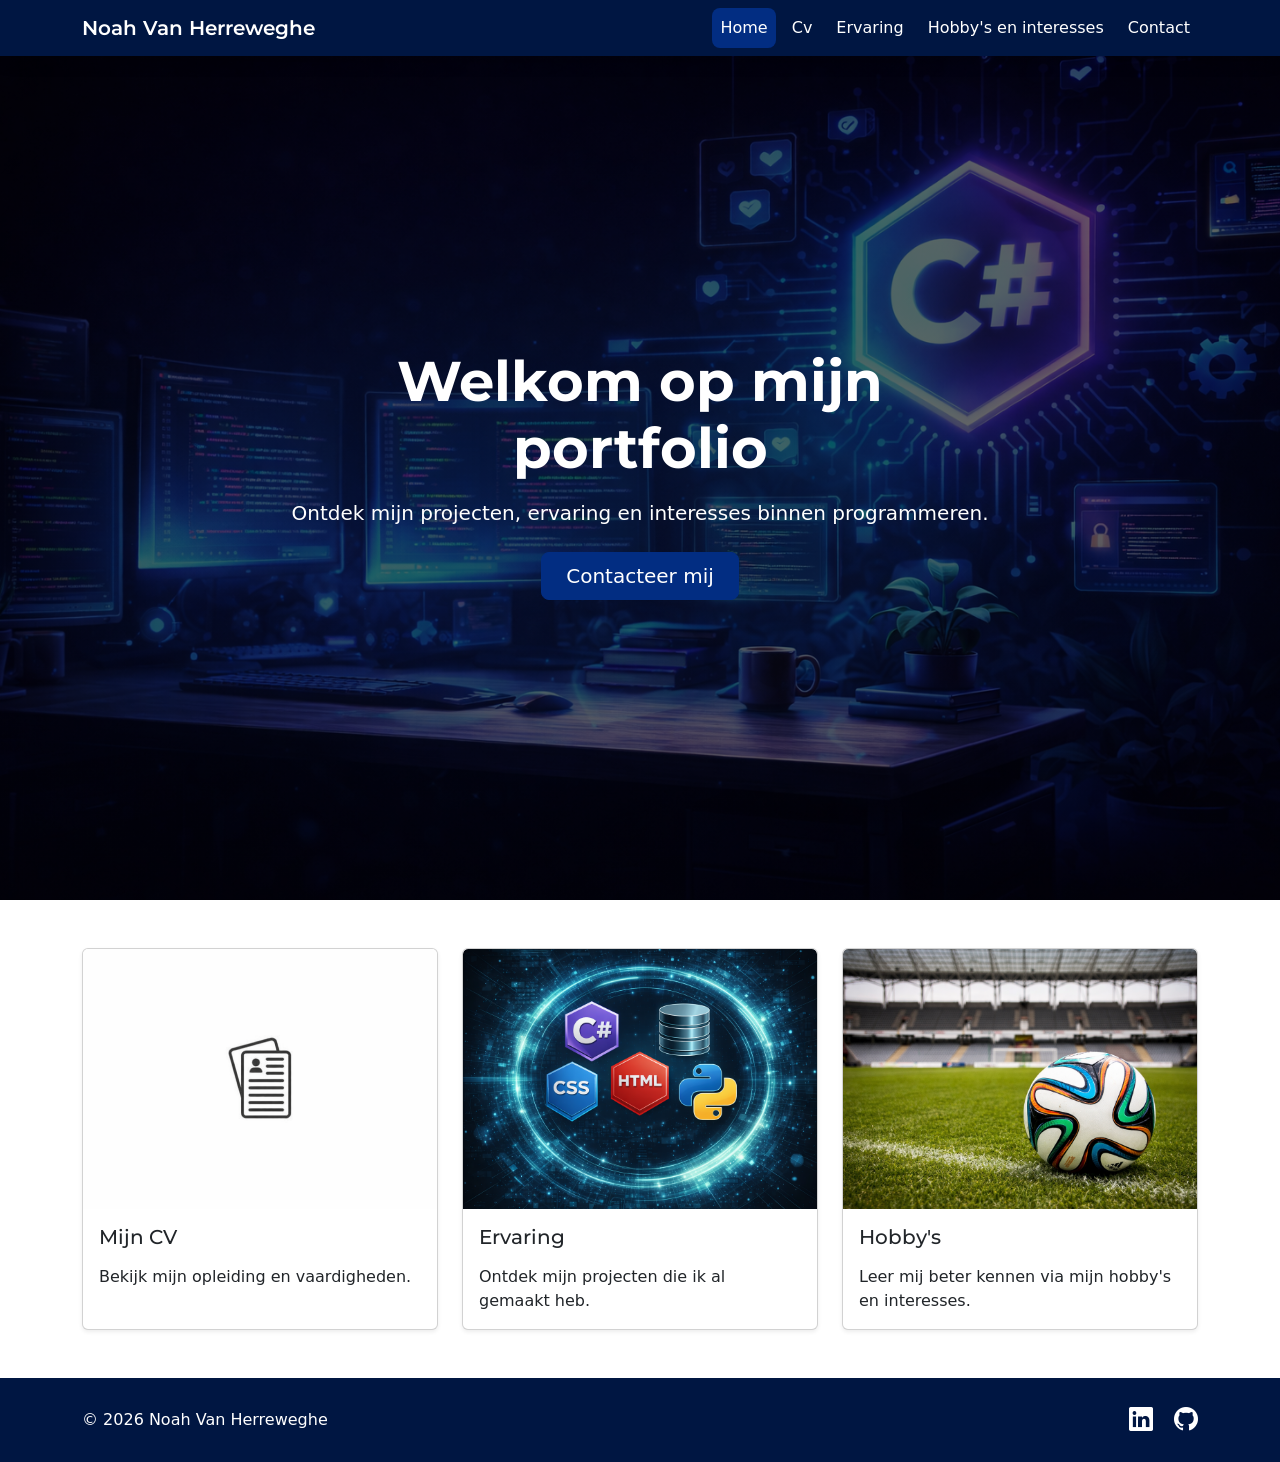
<file: index.html>
<!--git-->
<!doctype html>
<html lang="nl">
<head>
    <meta charset="UTF-8" />
    <meta name="viewport" content="width=device-width, initial-scale=1.0" />
    <title>Home | Noah Van Herreweghe</title>
    <link rel="icon" href="img/logo4.svg" type="image/svg+xml" sizes="16x16" />
    <link rel="stylesheet" href="css/style.css" />
    <link href="https://fonts.googleapis.com/css2?family=Montserrat:wght@400;600;700&family=Open+Sans:wght@400;600&display=swap" rel="stylesheet" />
    <link href="https://cdn.jsdelivr.net/npm/bootstrap@5.3.8/dist/css/bootstrap.min.css" rel="stylesheet" integrity="sha384-sRIl4kxILFvY47J16cr9ZwB07vP4J8+LH7qKQnuqkuIAvNWLzeN8tE5YBujZqJLB" crossorigin="anonymous" />
    <link rel="stylesheet" href="https://cdn.jsdelivr.net/npm/bootstrap-icons@1.10.5/font/bootstrap-icons.css" />
</head>

<body class="d-flex flex-column min-vh-100 pt-0">
    <nav class="navbar navbar-expand-lg navbar-dark fixed-top">
        <div class="container">
            <a class="navbar-brand fw-semibold" href="index.html">Noah Van Herreweghe</a>

            <button class="navbar-toggler" type="button" data-bs-toggle="collapse" data-bs-target="#navbarNav" aria-controls="navbarNav" aria-expanded="false" aria-label="Navigatie openen">
                <span class="navbar-toggler-icon"></span>
            </button>

            <div class="collapse navbar-collapse" id="navbarNav">
                <ul class="navbar-nav ms-auto text-center text-lg-start gap-lg-2">
                    <li class="nav-item">
                        <a class="nav-link active" aria-current="page" href="index.html">Home</a>
                    </li>
                    <li class="nav-item">
                        <a class="nav-link" href="cv.html">Cv</a>
                    </li>
                    <li class="nav-item">
                        <a class="nav-link" href="ervaring.html">Ervaring</a>
                    </li>
                    <li class="nav-item">
                        <a class="nav-link" href="hobby.html">Hobby's en interesses</a>
                    </li>
                    <li class="nav-item">
                        <a class="nav-link" href="contact.html">Contact</a>
                    </li>
                </ul>
            </div>
        </div>
    </nav>

    <header class="hero text-white d-flex align-items-center mt-n5 pt-5" style="min-height: 100vh;">
        <div class="container py-5">
            <div class="row justify-content-center text-center">
                <div class="col-12 col-lg-8">
                    <h1 class="display-4 fw-bold mb-3">Welkom op mijn portfolio</h1>
                    <p class="lead mb-4">
                        Ontdek mijn projecten, ervaring en interesses binnen programmeren.
                    </p>
                    <a href="contact.html" class="btn btn-primary-custom btn-lg px-4">
                        Contacteer mij
                    </a>
                </div>
            </div>
        </div>
    </header>

    <main class="flex-grow-1 py-5">
        <section class="container">
            <div class="row g-4">
                <div class="col-12 col-md-6 col-lg-4">
                    <article class="card h-100 shadow-sm">
                        <a href="cv.html">
                            <img src="img/cv.png" class="card-img-top" alt="CV" />
                        </a>
                        <div class="card-body">
                            <h2 class="h5 card-title mb-3">Mijn CV</h2>
                            <p class="card-text mb-0">
                                Bekijk mijn opleiding en vaardigheden.
                            </p>
                        </div>
                    </article>
                </div>

                <div class="col-12 col-md-6 col-lg-4">
                    <article class="card h-100 shadow-sm">
                        <a href="ervaring.html">
                            <img src="img/ervaring.png" class="card-img-top" alt="Ervaring" />
                        </a>
                        <div class="card-body">
                            <h2 class="h5 card-title mb-3">Ervaring</h2>
                            <p class="card-text mb-0">
                                Ontdek mijn projecten die ik al gemaakt heb.
                            </p>
                        </div>
                    </article>
                </div>

                <div class="col-12 col-md-6 col-lg-4">
                    <article class="card h-100 shadow-sm">
                        <a href="hobby.html">
                            <img src="img/voetbal.png" class="card-img-top" alt="Hobby's" />
                        </a>
                        <div class="card-body">
                            <h2 class="h5 card-title mb-3">Hobby's</h2>
                            <p class="card-text mb-0">
                                Leer mij beter kennen via mijn hobby's en interesses.
                            </p>
                        </div>
                    </article>
                </div>
            </div>
        </section>
    </main>

    <footer class="text-white mt-auto">
        <div class="container py-4">
            <div class="row gy-3 align-items-center">
                <div class="col-12 col-lg-6 text-center text-lg-start">
                    <p class="mb-0">&copy; 2026 Noah Van Herreweghe</p>
                </div>

                <div class="col-12 col-lg-6 text-center text-lg-end">
                    <a href="https://www.linkedin.com/in/noah-van-herreweghe-2b180829a/" target="_blank" rel="noopener noreferrer" class="text-decoration-none me-3" aria-label="LinkedIn">
                        <i class="bi bi-linkedin fs-4"></i>
                    </a>
                    <a href="https://github.com/NoahVanHerreweghe" target="_blank" rel="noopener noreferrer" class="text-decoration-none" aria-label="GitHub">
                        <i class="bi bi-github fs-4"></i>
                    </a>
                </div>
            </div>
        </div>
    </footer>

    <script src="https://cdn.jsdelivr.net/npm/bootstrap@5.3.8/dist/js/bootstrap.bundle.min.js" integrity="sha384-FKyoEForCGlyvwx9Hj09JcYn3nv7wiPVlz7YYwJrWVcXK/BmnVDxM+D2scQbITxI" crossorigin="anonymous"></script>
</body>
</html>
</file>
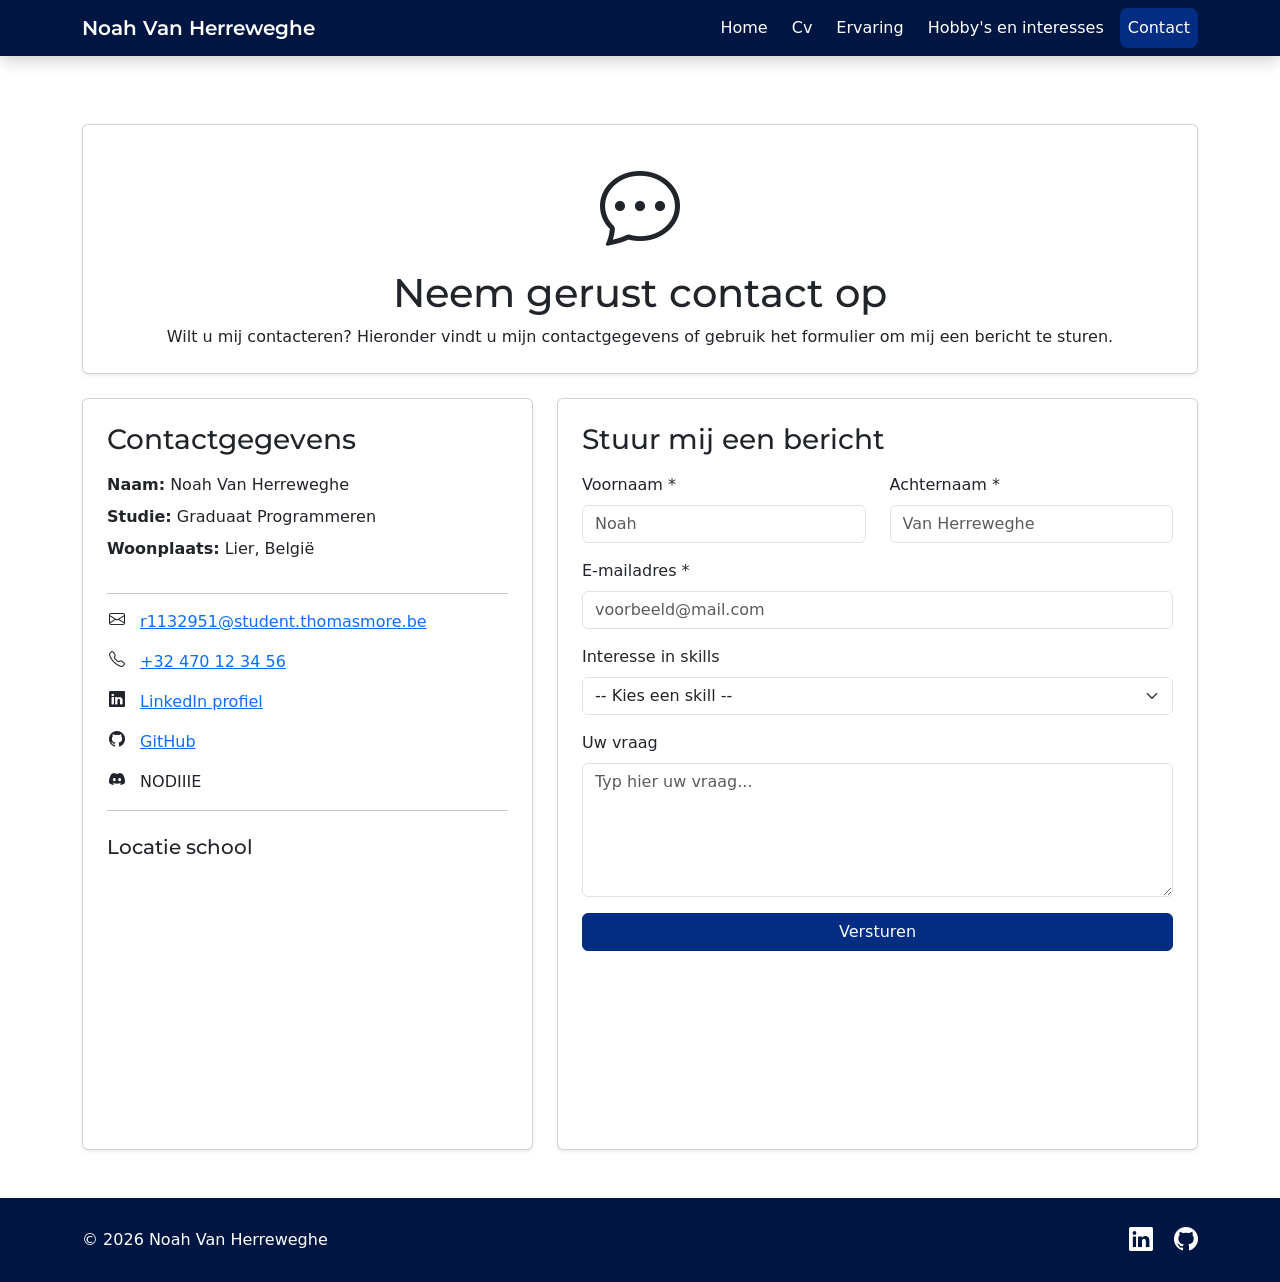
<file: contact.html>
<!doctype html>
<html lang="nl">
<head>
    <meta charset="UTF-8" />
    <meta name="viewport" content="width=device-width, initial-scale=1.0" />
    <title>Contact | Noah Van Herreweghe</title>
    <link rel="icon" href="img/logo4.svg" type="image/svg+xml" sizes="16x16" />
    <link rel="stylesheet" href="css/style.css" />
    <link href="https://fonts.googleapis.com/css2?family=Montserrat:wght@400;600;700&family=Open+Sans:wght@400;600&display=swap" rel="stylesheet" />
    <link href="https://cdn.jsdelivr.net/npm/bootstrap@5.3.8/dist/css/bootstrap.min.css" rel="stylesheet" integrity="sha384-sRIl4kxILFvY47J16cr9ZwB07vP4J8+LH7qKQnuqkuIAvNWLzeN8tE5YBujZqJLB" crossorigin="anonymous">
    <link rel="stylesheet" href="https://cdn.jsdelivr.net/npm/bootstrap-icons@1.10.5/font/bootstrap-icons.css">
</head>

<body class="d-flex flex-column min-vh-100">
    <nav class="navbar navbar-expand-lg navbar-dark fixed-top">
        <div class="container">
            <a class="navbar-brand fw-semibold" href="index.html">Noah Van Herreweghe</a>

            <button class="navbar-toggler" type="button" data-bs-toggle="collapse" data-bs-target="#navbarNav" aria-controls="navbarNav" aria-expanded="false" aria-label="Navigatie openen">
                <span class="navbar-toggler-icon"></span>
            </button>

            <div class="collapse navbar-collapse" id="navbarNav">
                <ul class="navbar-nav ms-auto text-center text-lg-start gap-lg-2">
                    <li class="nav-item">
                        <a class="nav-link" href="index.html">Home</a>
                    </li>
                    <li class="nav-item">
                        <a class="nav-link" href="cv.html">Cv</a>
                    </li>
                    <li class="nav-item">
                        <a class="nav-link" href="ervaring.html">Ervaring</a>
                    </li>
                    <li class="nav-item">
                        <a class="nav-link" href="hobby.html">Hobby's en interesses</a>
                    </li>
                    <li class="nav-item">
                        <a class="nav-link active" href="contact.html">Contact</a>
                    </li>
                </ul>
            </div>
        </div>
    </nav>

    <main class="py-5 flex-grow-1">
        <div class="container mb-4">
            <div class="card p-4 shadow-sm text-center">
                <i class="bi bi-chat-dots big-icon"></i>
                <h1 class="h1 mb-2">Neem gerust contact op</h1>
                <p class="mb-0">
                    Wilt u mij contacteren?
                     Hieronder vindt u mijn contactgegevens of gebruik het formulier om mij een bericht te sturen.
                </p>
            </div>
        </div>
        <div class="container">
            <div class="row g-4">
                <div class="col-lg-5">
                    <div class="card p-4 shadow-sm h-100">
                        <h1 class="h3 mb-3">Contactgegevens</h1>

                        <p class="mb-2"><strong>Naam:</strong> Noah Van Herreweghe</p>
                        <p class="mb-2"><strong>Studie:</strong> Graduaat Programmeren</p>
                        <p class="mb-3"><strong>Woonplaats:</strong> Lier, België</p>

                        <hr>

                        <p class="mb-3">
                            <i class="bi bi-envelope contact-icon me-2"></i>
                            <a href="mailto:r1132951@student.thomasmore.be">r1132951@student.thomasmore.be</a>
                        </p>

                        <p class="mb-3">
                            <i class="bi bi-telephone contact-icon me-2"></i>
                            <a href="tel:+32470123456">+32 470 12 34 56</a>
                        </p>

                        <p class="mb-3">
                            <i class="bi bi-linkedin contact-icon me-2"></i>
                            <a href="https://www.linkedin.com/in/noah-van-herreweghe-2b180829a/" target="_blank" rel="noopener noreferrer">LinkedIn profiel</a>
                        </p>

                        <p class="mb-3">
                            <i class="bi bi-github contact-icon me-2"></i>
                            <a href="https://github.com/NoahVanHerreweghe" target="_blank" rel="noopener noreferrer">GitHub</a>
                        </p>

                        <p class="mb-0">
                            <i class="bi bi-discord contact-icon me-2"></i>
                            NODIIIE
                        </p>

                        <hr>

                        <h2 class="h5 mt-2 mb-3">Locatie school</h2>

                        <iframe
                            src="https://www.google.com/maps/embed?pb=!1m18!1m12!1m3!1d2503.6149915551764!2d4.5638517768613145!3d51.1340093379118!2m3!1f0!2f0!3f0!3m2!1i1024!2i768!4f13.1!3m3!1m2!1s0x47c3fc7d3dedf437%3A0x98e97032e240eff9!2sThomas%20More%20-%20Campus%20Lier!5e0!3m2!1snl!2sbe!5m2!1snl!2sbe"
                            width="100%"
                            height="250"
                            style="border: 0; border-radius: 0.75rem;"
                            loading="lazy"
                            referrerpolicy="no-referrer-when-downgrade"
                            title="Kaart van Thomas More Campus Lier">
                        </iframe>
                    </div>
                </div>

                <div class="col-lg-7">
                    <div class="card p-4 shadow-sm h-100">
                        <h2 class="h3 mb-3">Stuur mij een bericht</h2>

                        <form action="https://tm-statweb.be/forms.php" method="POST">
                            <div class="row">
                                <div class="col-md-6 mb-3">
                                    <label for="voornaam" class="form-label">Voornaam *</label>
                                    <input
                                        id="voornaam"
                                        type="text"
                                        class="form-control"
                                        name="voornaam"
                                        required
                                        minlength="2"
                                        placeholder="Noah">
                                </div>

                                <div class="col-md-6 mb-3">
                                    <label for="achternaam" class="form-label">Achternaam *</label>
                                    <input
                                        id="achternaam"
                                        type="text"
                                        class="form-control"
                                        name="achternaam"
                                        required
                                        minlength="2"
                                        placeholder="Van Herreweghe">
                                </div>
                            </div>

                            <div class="mb-3">
                                <label for="email" class="form-label">E-mailadres *</label>
                                <input
                                    id="email"
                                    type="email"
                                    class="form-control"
                                    name="email"
                                    required
                                    placeholder="voorbeeld@mail.com">
                            </div>

                            <div class="mb-3">
                                <label for="skills" class="form-label">Interesse in skills</label>
                                <select id="skills" class="form-select" name="skills">
                                    <option value="">-- Kies een skill --</option>
                                    <option>HTML</option>
                                    <option>CSS</option>
                                    <option>JavaScript</option>
                                    <option>Bootstrap</option>
                                    <option>C#</option>
                                    <option>SQL</option>
                                </select>
                            </div>

                            <div class="mb-3">
                                <label for="bericht" class="form-label">Uw vraag</label>
                                <textarea
                                    id="bericht"
                                    class="form-control"
                                    name="bericht"
                                    rows="5"
                                    placeholder="Typ hier uw vraag..."></textarea>
                            </div>

                            <button type="submit" class="btn btn-primary-custom w-100">
                                Versturen
                            </button>
                        </form>
                    </div>
                </div>
            </div>
        </div>
    </main>

    <footer class="text-white mt-auto">
        <div class="container py-4">
            <div class="row gy-3 align-items-center">
                <div class="col-12 col-md-6 text-center text-md-start">
                    <p class="mb-0">&copy; 2026 Noah Van Herreweghe</p>
                </div>

                <div class="col-12 col-md-6 text-center text-md-end">
                    <a href="https://www.linkedin.com/in/noah-van-herreweghe-2b180829a/" target="_blank" rel="noopener noreferrer" class="text-decoration-none me-3" aria-label="LinkedIn">
                        <i class="bi bi-linkedin fs-4"></i>
                    </a>
                    <a href="https://github.com/NoahVanHerreweghe" target="_blank" rel="noopener noreferrer" class="text-decoration-none" aria-label="GitHub">
                        <i class="bi bi-github fs-4"></i>
                    </a>
                </div>
            </div>
        </div>
    </footer>

    <script src="https://cdn.jsdelivr.net/npm/bootstrap@5.3.8/dist/js/bootstrap.bundle.min.js" integrity="sha384-FKyoEForCGlyvwx9Hj09JcYn3nv7wiPVlz7YYwJrWVcXK/BmnVDxM+D2scQbITxI" crossorigin="anonymous"></script>
</body>
</html>
</file>
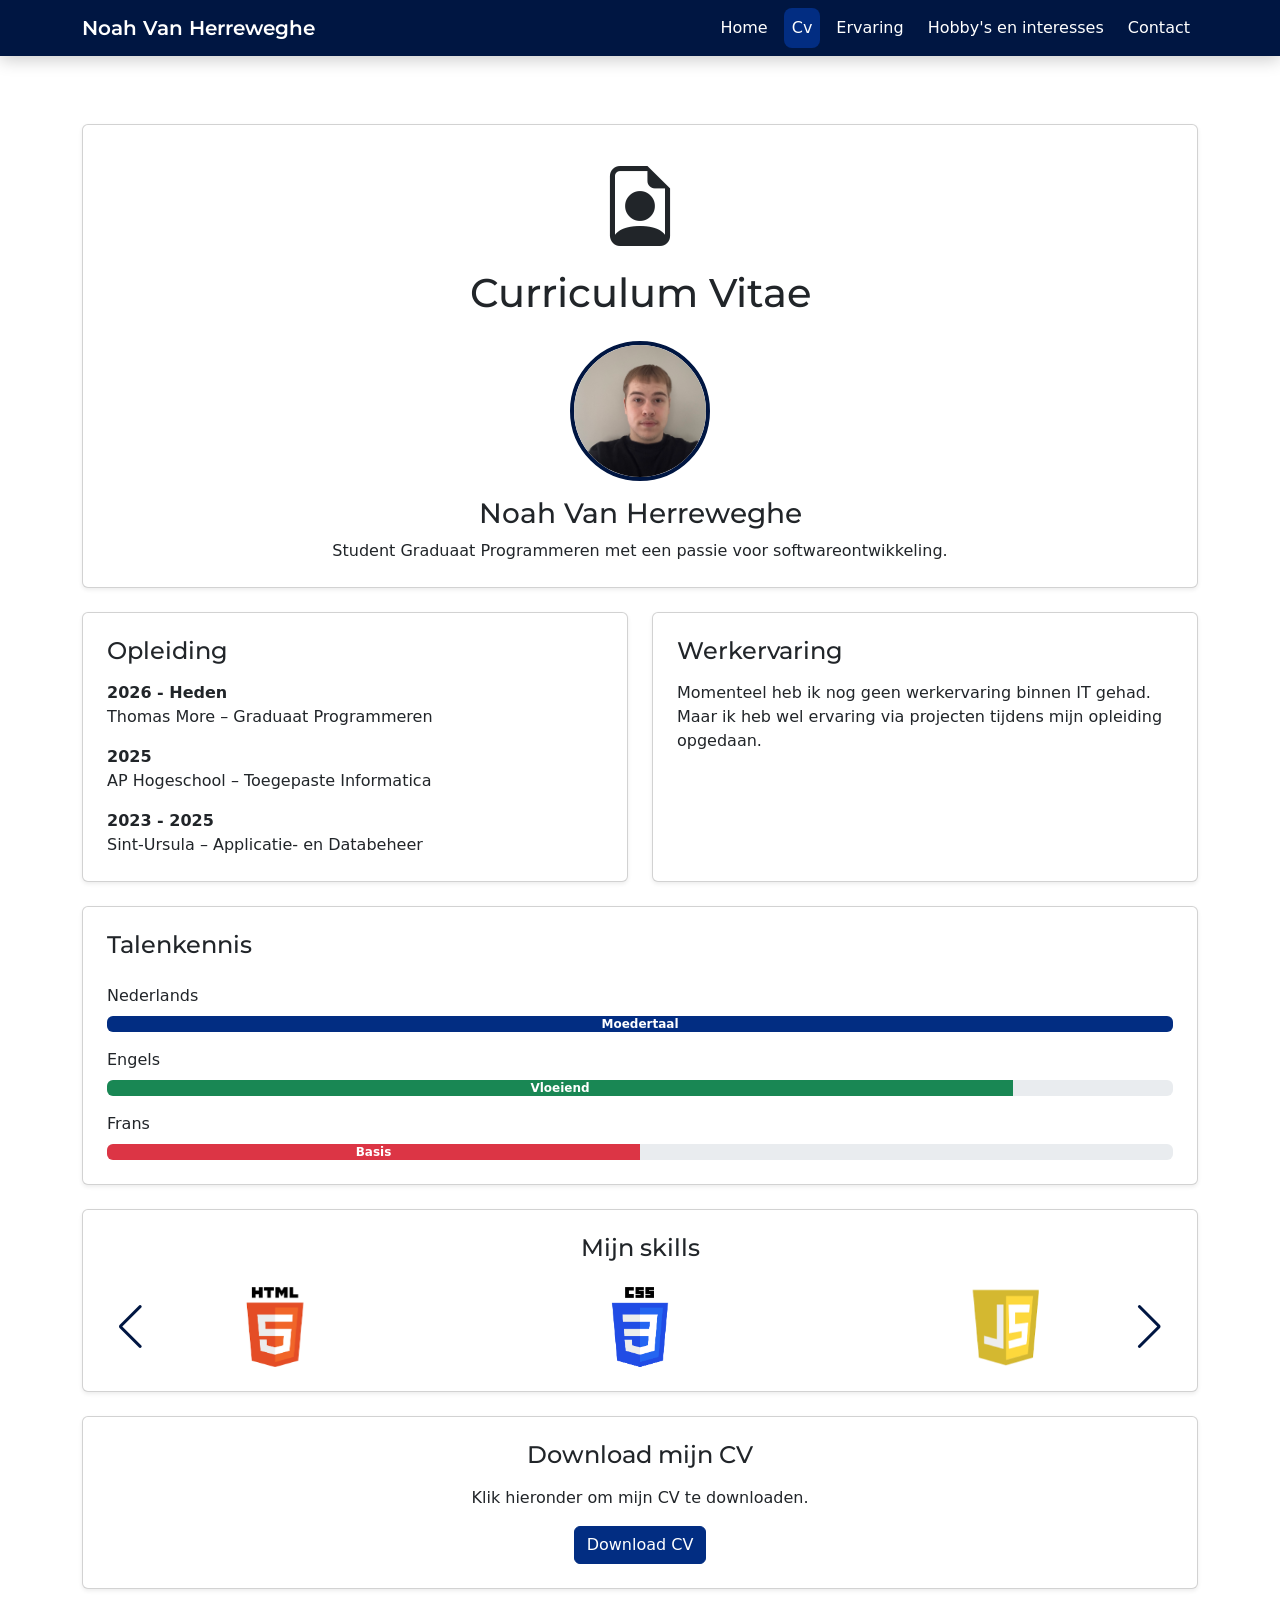
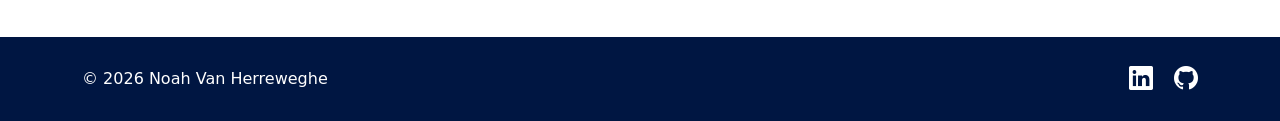
<file: cv.html>
<!doctype html>
<html lang="nl">
<head>
    <meta charset="UTF-8" />
    <meta name="viewport" content="width=device-width, initial-scale=1.0" />
    <title>CV | Noah Van Herreweghe</title>
    <link rel="icon" href="img/logo4.svg" type="image/svg+xml" sizes="16x16" />
    <link rel="stylesheet" href="css/style.css" />
    <link href="https://fonts.googleapis.com/css2?family=Montserrat:wght@400;600;700&family=Open+Sans:wght@400;600&display=swap" rel="stylesheet" />
    <link href="https://cdn.jsdelivr.net/npm/bootstrap@5.3.8/dist/css/bootstrap.min.css" rel="stylesheet" integrity="sha384-sRIl4kxILFvY47J16cr9ZwB07vP4J8+LH7qKQnuqkuIAvNWLzeN8tE5YBujZqJLB" crossorigin="anonymous" />
    <link rel="stylesheet" href="https://cdn.jsdelivr.net/npm/bootstrap-icons@1.10.5/font/bootstrap-icons.css" />
    <link rel="stylesheet" href="https://cdn.jsdelivr.net/npm/swiper@11/swiper-bundle.min.css" />
</head>

<body class="d-flex flex-column min-vh-100">
    <nav class="navbar navbar-expand-lg navbar-dark fixed-top">
        <div class="container">
            <a class="navbar-brand fw-semibold" href="index.html">Noah Van Herreweghe</a>

            <button class="navbar-toggler" type="button" data-bs-toggle="collapse" data-bs-target="#navbarNav" aria-controls="navbarNav" aria-expanded="false" aria-label="Navigatie openen">
                <span class="navbar-toggler-icon"></span>
            </button>

            <div class="collapse navbar-collapse" id="navbarNav">
                <ul class="navbar-nav ms-auto text-center text-lg-start gap-lg-2">
                    <li class="nav-item">
                        <a class="nav-link" href="index.html">Home</a>
                    </li>
                    <li class="nav-item">
                        <a class="nav-link active" href="cv.html">Cv</a>
                    </li>
                    <li class="nav-item">
                        <a class="nav-link" href="ervaring.html">Ervaring</a>
                    </li>
                    <li class="nav-item">
                        <a class="nav-link" href="hobby.html">Hobby's en interesses</a>
                    </li>
                    <li class="nav-item">
                        <a class="nav-link" href="contact.html">Contact</a>
                    </li>
                </ul>
            </div>
        </div>
    </nav>

    <main class="py-5">
        <div class="container">
            <div class="row g-4">
                <div class="col-12">
                    <div class="card p-4 shadow-sm text-center">
                        <i class="bi bi-file-earmark-person big-icon"></i>
                        <h1 class="h1 mb-4">Curriculum Vitae</h1>
                        <img src="img/foto.jpeg" class="cv-foto mx-auto mb-3" alt="Foto van Noah Van Herreweghe">
                        <h3 class="h3 mb-2">Noah Van Herreweghe</h3>
                        <p class="mb-0">Student Graduaat Programmeren met een passie voor softwareontwikkeling.</p>
                    </div>
                </div>

                <div class="col-md-6">
                    <div class="card p-4 shadow-sm h-100">
                        <h3 class="h4 mb-3">Opleiding</h3>
                        <ul class="list-unstyled mb-0">
                            <li class="mb-3"><strong>2026 - Heden</strong><br>Thomas More – Graduaat Programmeren</li>
                            <li class="mb-3"><strong>2025</strong><br>AP Hogeschool – Toegepaste Informatica</li>
                            <li><strong>2023 - 2025</strong><br>Sint-Ursula – Applicatie- en Databeheer</li>
                        </ul>
                    </div>
                </div>

                <div class="col-md-6">
                    <div class="card p-4 shadow-sm h-100">
                        <h3 class="h4 mb-3">Werkervaring</h3>
                        <p class="mb-0">
                            Momenteel heb ik nog geen werkervaring binnen IT gehad. Maar ik heb wel ervaring via projecten tijdens mijn opleiding opgedaan.
                        </p>
                    </div>
                </div>

                <div class="col-12">
                    <div class="card p-4 shadow-sm">
                        <h3 class="h4 mb-4">Talenkennis</h3>

                        <p class="mb-2">Nederlands</p>
                        <div class="progress mb-3">
                            <div class="progress-bar btn-primary-custom" style="width: 100%">Moedertaal</div>
                        </div>

                        <p class="mb-2">Engels</p>
                        <div class="progress mb-3">
                            <div class="progress-bar bg-success" style="width: 85%">Vloeiend</div>
                        </div>

                        <p class="mb-2">Frans</p>
                        <div class="progress">
                            <div class="progress-bar bg-danger " style="width: 50%">Basis</div>
                        </div>
                    </div>
                </div>

                <div class="col-12">
                    <div class="card p-4 shadow-sm">
                        <h3 class="h4 mb-4 text-center">Mijn skills</h3>

                        <div class="swiper mySwiper">
                            <div class="swiper-wrapper">
                                <div class="swiper-slide"><img src="img/html.png" alt="HTML"></div>
                                <div class="swiper-slide"><img src="img/css.png" alt="CSS"></div>
                                <div class="swiper-slide"><img src="img/javascript.png" alt="JavaScript"></div>
                                <div class="swiper-slide"><img src="img/python.png" alt="Python"></div>
                                <div class="swiper-slide"><img src="img/csharp.png" alt="C#"></div>
                                <div class="swiper-slide"><img src="img/sql.png" alt="SQL"></div>
                                <div class="swiper-slide"><img src="img/bootstrap.png" alt="Bootstrap"></div>
                            </div>

                            <div class="swiper-button-next" style="color: #001642;"></div>
                            <div class="swiper-button-prev" style="color: #001642;"></div>
                        </div>
                    </div>
                </div>

                <div class="col-12">
                    <div class="card text-center p-4 shadow-sm">
                        <h3 class="h4 mb-3">Download mijn CV</h3>
                        <p>Klik hieronder om mijn CV te downloaden.</p>
                        <div>
                            <a class="btn btn-primary-custom" href="files/cv_noah_van_herreweghe.pdf" download>
                                Download CV
                            </a>
                        </div>
                    </div>
                </div>
            </div>
        </div>
    </main>

    <footer class="text-white mt-auto">
        <div class="container py-4">
            <div class="row gy-3 align-items-center">
                <div class="col-12 col-md-6 text-center text-md-start">
                    <p class="mb-0">&copy; 2026 Noah Van Herreweghe</p>
                </div>

                <div class="col-12 col-md-6 text-center text-md-end">
                    <a href="https://www.linkedin.com/in/noah-van-herreweghe-2b180829a/" target="_blank" rel="noopener noreferrer" class="text-decoration-none me-3" aria-label="LinkedIn">
                        <i class="bi bi-linkedin fs-4"></i>
                    </a>
                    <a href="https://github.com/NoahVanHerreweghe" target="_blank" rel="noopener noreferrer" class="text-decoration-none" aria-label="GitHub">
                        <i class="bi bi-github fs-4"></i>
                    </a>
                </div>
            </div>
        </div>
    </footer>

    <script src="https://cdn.jsdelivr.net/npm/bootstrap@5.3.8/dist/js/bootstrap.bundle.min.js" integrity="sha384-FKyoEForCGlyvwx9Hj09JcYn3nv7wiPVlz7YYwJrWVcXK/BmnVDxM+D2scQbITxI" crossorigin="anonymous"></script>
    <script src="https://cdn.jsdelivr.net/npm/swiper@11/swiper-bundle.min.js"></script>
    <script src="js/scriptcarousel.js"></script>
</body>
</html>
</file>
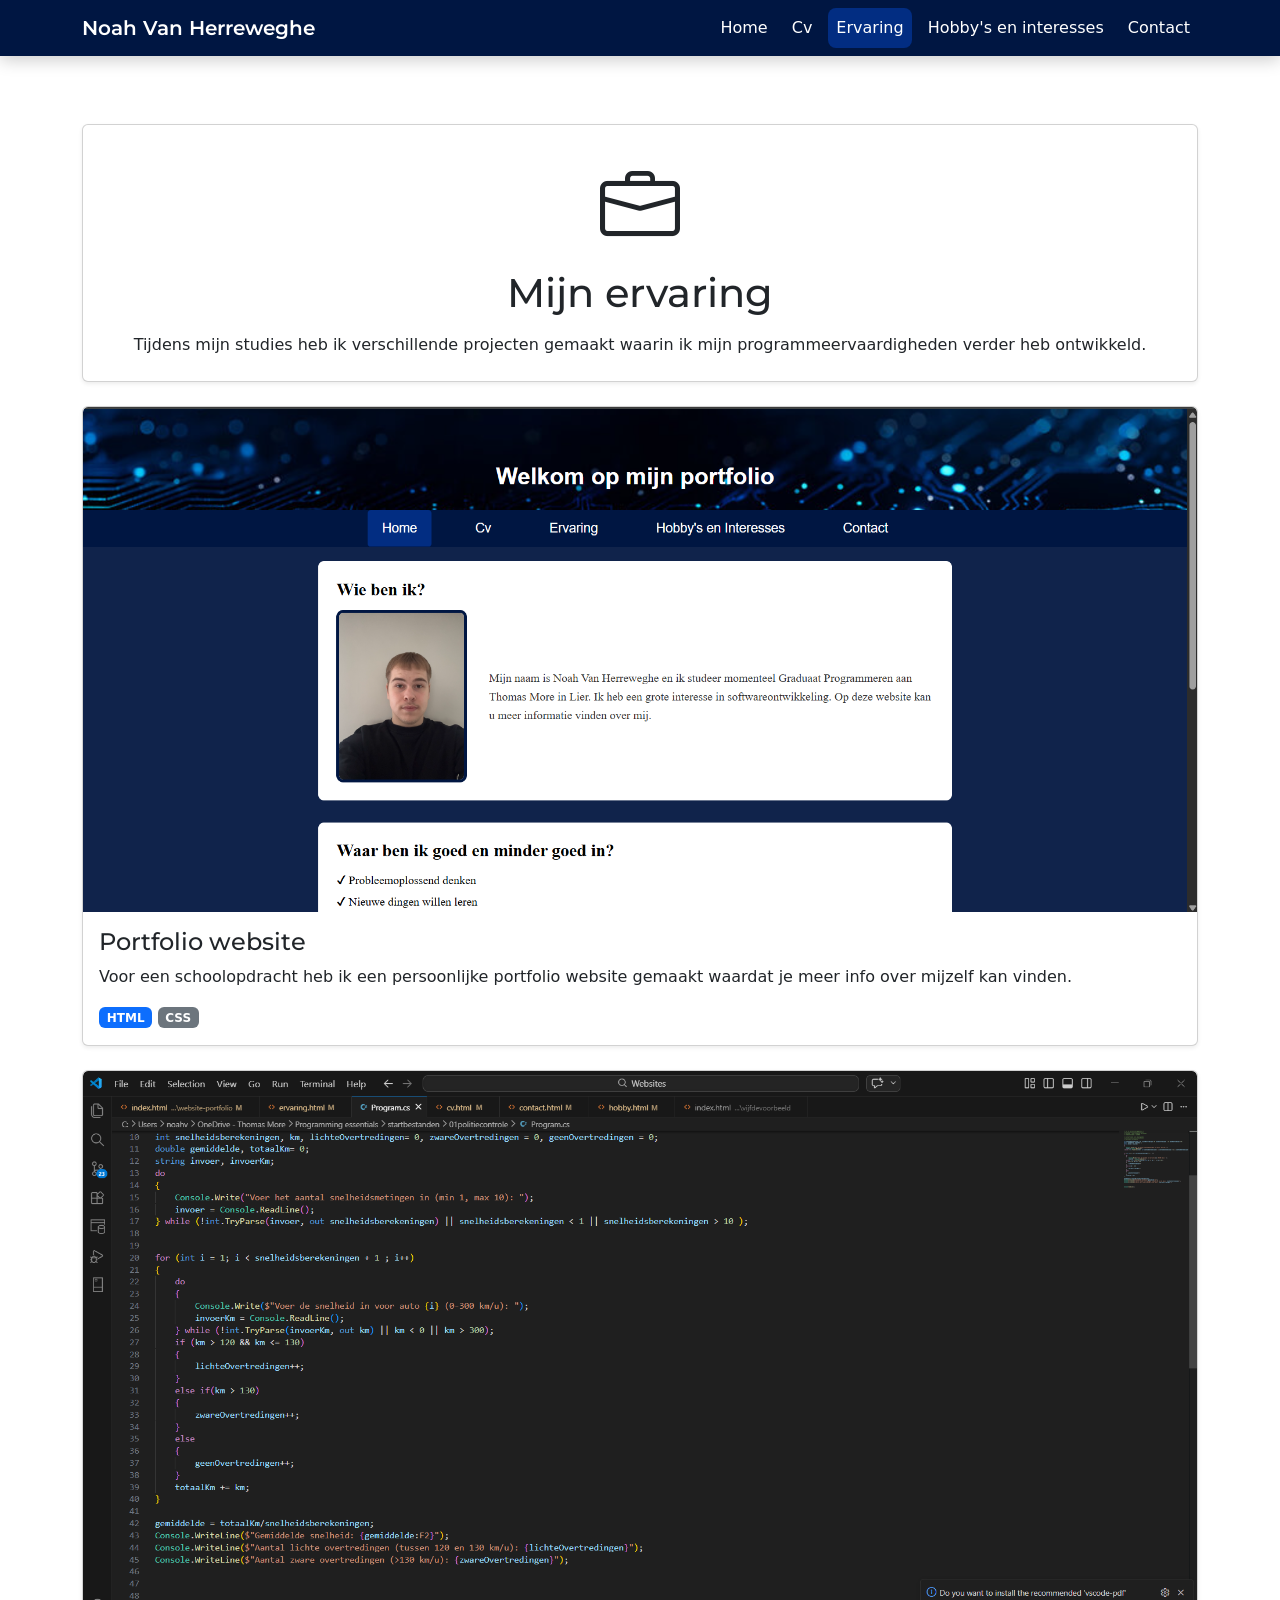
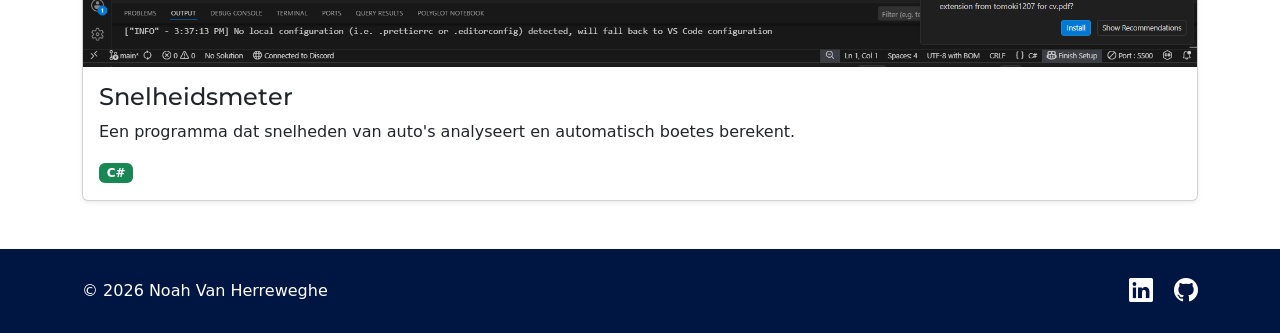
<file: ervaring.html>
<!doctype html>
<html lang="nl">
<head>
    <meta charset="UTF-8" />
    <meta name="viewport" content="width=device-width, initial-scale=1.0" />
    <title>Ervaring | Noah Van Herreweghe</title>
    <link rel="icon" href="img/logo4.svg" type="image/svg+xml" sizes="16x16" />
    <link rel="stylesheet" href="css/style.css" />
    <link href="https://fonts.googleapis.com/css2?family=Montserrat:wght@400;600;700&family=Open+Sans:wght@400;600&display=swap" rel="stylesheet" />
    <link href="https://cdn.jsdelivr.net/npm/bootstrap@5.3.8/dist/css/bootstrap.min.css" rel="stylesheet" integrity="sha384-sRIl4kxILFvY47J16cr9ZwB07vP4J8+LH7qKQnuqkuIAvNWLzeN8tE5YBujZqJLB" crossorigin="anonymous" />
    <link rel="stylesheet" href="https://cdn.jsdelivr.net/npm/bootstrap-icons@1.10.5/font/bootstrap-icons.css" />
</head>

<body class="d-flex flex-column min-vh-100">
    <nav class="navbar navbar-expand-lg navbar-dark fixed-top">
        <div class="container">
            <a class="navbar-brand fw-semibold" href="index.html">Noah Van Herreweghe</a>

            <button class="navbar-toggler" type="button" data-bs-toggle="collapse" data-bs-target="#navbarNav" aria-controls="navbarNav" aria-expanded="false" aria-label="Navigatie openen">
                <span class="navbar-toggler-icon"></span>
            </button>

            <div class="collapse navbar-collapse" id="navbarNav">
                <ul class="navbar-nav ms-auto text-center text-lg-start gap-lg-2">
                    <li class="nav-item">
                        <a class="nav-link" href="index.html">Home</a>
                    </li>
                    <li class="nav-item">
                        <a class="nav-link" href="cv.html">Cv</a>
                    </li>
                    <li class="nav-item">
                        <a class="nav-link active" href="ervaring.html">Ervaring</a>
                    </li>
                    <li class="nav-item">
                        <a class="nav-link" href="hobby.html">Hobby's en interesses</a>
                    </li>
                    <li class="nav-item">
                        <a class="nav-link" href="contact.html">Contact</a>
                    </li>
                </ul>
            </div>
        </div>
    </nav>

    <main class="py-5">
        <div class="container">
            <section class="mb-4">
                <div class="card p-4 shadow-sm text-center">
                    <i class="bi bi-briefcase big-icon"></i>
                    <h1 class="h1 mb-3">Mijn ervaring</h1>
                    <p class="mb-0">
                        Tijdens mijn studies heb ik verschillende projecten gemaakt waarin ik mijn programmeervaardigheden verder heb ontwikkeld.
                    </p>
                </div>
            </section>

            <section>
                <div class="row g-4">
                    <div class="col-12">
                        <div class="card h-100 shadow-sm">
                            <img src="img/portfolio.png" class="card-img-top project-image" alt="Portfolio website">

                            <div class="card-body">
                                <h2 class="h4 card-title">Portfolio website</h2>
                                <p class="card-text">
                                    Voor een schoolopdracht heb ik een persoonlijke portfolio website gemaakt waardat je meer info over mijzelf kan vinden.
                                </p>

                                <span class="badge bg-primary">HTML</span>
                                <span class="badge bg-secondary">CSS</span>
                            </div>
                        </div>
                    </div>

                    <div class="col-12">
                        <div class="card h-100 shadow-sm">
                            <img src="img/csharpoef1.png" class="card-img-top project-image" alt="C# project">

                            <div class="card-body">
                                <h2 class="h4 card-title">Snelheidsmeter</h2>
                                <p class="card-text">
                                    Een programma dat snelheden van auto's analyseert en automatisch boetes berekent.
                                </p>

                                <span class="badge bg-success">C#</span>
                            </div>
                        </div>
                    </div>
                </div>
            </section>
        </div>
    </main>

    <footer class="text-white mt-auto">
        <div class="container py-4">
            <div class="row gy-3 align-items-center">
                <div class="col-12 col-md-6 text-center text-md-start">
                    <p class="mb-0">&copy; 2026 Noah Van Herreweghe</p>
                </div>

                <div class="col-12 col-md-6 text-center text-md-end">
                    <a href="https://www.linkedin.com/in/noah-van-herreweghe-2b180829a/" target="_blank" rel="noopener noreferrer" class="text-decoration-none me-3" aria-label="LinkedIn">
                        <i class="bi bi-linkedin fs-4"></i>
                    </a>
                    <a href="https://github.com/NoahVanHerreweghe" target="_blank" rel="noopener noreferrer" class="text-decoration-none" aria-label="GitHub">
                        <i class="bi bi-github fs-4"></i>
                    </a>
                </div>
            </div>
        </div>
    </footer>

    <script src="https://cdn.jsdelivr.net/npm/bootstrap@5.3.8/dist/js/bootstrap.bundle.min.js" integrity="sha384-FKyoEForCGlyvwx9Hj09JcYn3nv7wiPVlz7YYwJrWVcXK/BmnVDxM+D2scQbITxI" crossorigin="anonymous"></script>
</body>
</html>
</file>
<file: css/style.css>
:root {
    --primary-color: #001642;
    --primary-hover: #022d82;
    --page-bg: #10234b;
    --text-color: #212529;
    --card-radius: 1rem;
    --navbar-height: 76px;
}

*,
*::before,
*::after {
    box-sizing: border-box;
}

html,
body {
    min-height: 100%;
}

body {
    margin: 0;
    font-family: 'Open Sans', sans-serif;
    color: var(--text-color);
    background-color: var(--page-bg);
    display: flex;
    flex-direction: column;
    padding-top: var(--navbar-height);
}

main {
    flex: 1;
}

h1,
h2,
h3,
h4,
h5,
h6,
.navbar-brand {
    font-family: 'Montserrat', sans-serif;
}

a {
    text-decoration: none;
}

img {
    max-width: 100%;
    display: block;
}

.navbar {
    background-color: var(--primary-color);
    box-shadow: 0 0.25rem 1rem rgba(0, 0, 0, 0.2);
}

.navbar .nav-link {
    color: #fff;
    border-radius: 0.5rem;
    transition: background-color 0.2s ease-in-out, color 0.2s ease-in-out;
    padding-inline: 0.75rem;
}

.navbar .nav-link:hover,
.navbar .nav-link:focus {
    color: #fff;
    background-color: rgba(255, 255, 255, 0.12);
}

.navbar .nav-link.active {
    color: #fff;
    background-color: var(--primary-hover);
}

.hero {
    min-height: calc(100vh - var(--navbar-height));
    background:
        linear-gradient(rgba(0, 0, 0, 0.6), rgba(0, 0, 0, 0.6)),
        url("../img/achtergrond.png") center / cover no-repeat;
}

.big-icon{
    font-size: 5rem;
}

.section-card,
.card {
    border: 0;
    border-radius: var(--card-radius);
}

.card {
    overflow: hidden;
}

.cv-foto {
    width: 140px;
    height: 140px;
    object-fit: cover;
    border-radius: 50%;
    border: 4px solid var(--primary-color);
}

.card-img-top {
    height: 260px;
    object-fit: cover;
}

.project-image {
    width: 100%;
    height: auto;
}

.carousel-item img {
    width: 100%;
    height: 420px;
    object-fit: cover;
    object-position: center 30%;
}

.carousel-caption {
    background: rgba(0, 0, 0, 0.65);
    border-radius: 0.75rem;
    padding: 0.75rem 1rem;
}

.swiper {
    width: 100%;
    padding-block: 0.5rem 2.5rem;
}

.swiper-slide {
    text-align: center;
}

.swiper-slide img {
    width: 80px;
    height: 80px;
    object-fit: contain;
    margin-inline: auto;
}

.progress {
    height: 1.25rem;
    border-radius: 999px;
    overflow: hidden;
}

.progress-bar {
    font-weight: 600;
}

.btn-primary-custom {
    background-color: var(--primary-hover)!important;
    border-color: var(--primary-hover)!important;
    color: #fff!important;
}

.btn-primary-custom:hover,
.btn-primary-custom:focus {
    background-color: var(--primary-color)!important;
    border-color: var(--primary-color)!important;
    color: #fff !important;
}

.contact-icon {
    width: 1.25rem;
    display: inline-flex;
    justify-content: center;
}

footer {
    background-color: var(--primary-color);
}

footer a {
    color: #fff;
}

footer a:hover,
footer a:focus {
    color: #fff;
    opacity: 0.85;
}

@media (max-width: 991.98px) {
    :root {
        --navbar-height: 72px;
    }

    .carousel-item img {
        height: 300px;
    }
}

@media (max-width: 575.98px) {
    body {
        padding-top: 70px;
    }

    .hero {
        min-height: calc(100vh - 70px);
    }

    .carousel-item img {
        height: 220px;
    }

    .card-img-top,
    .project-image {
        height: 220px;
    }

    .cv-foto {
        width: 120px;
        height: 120px;
    }
}
</file>
